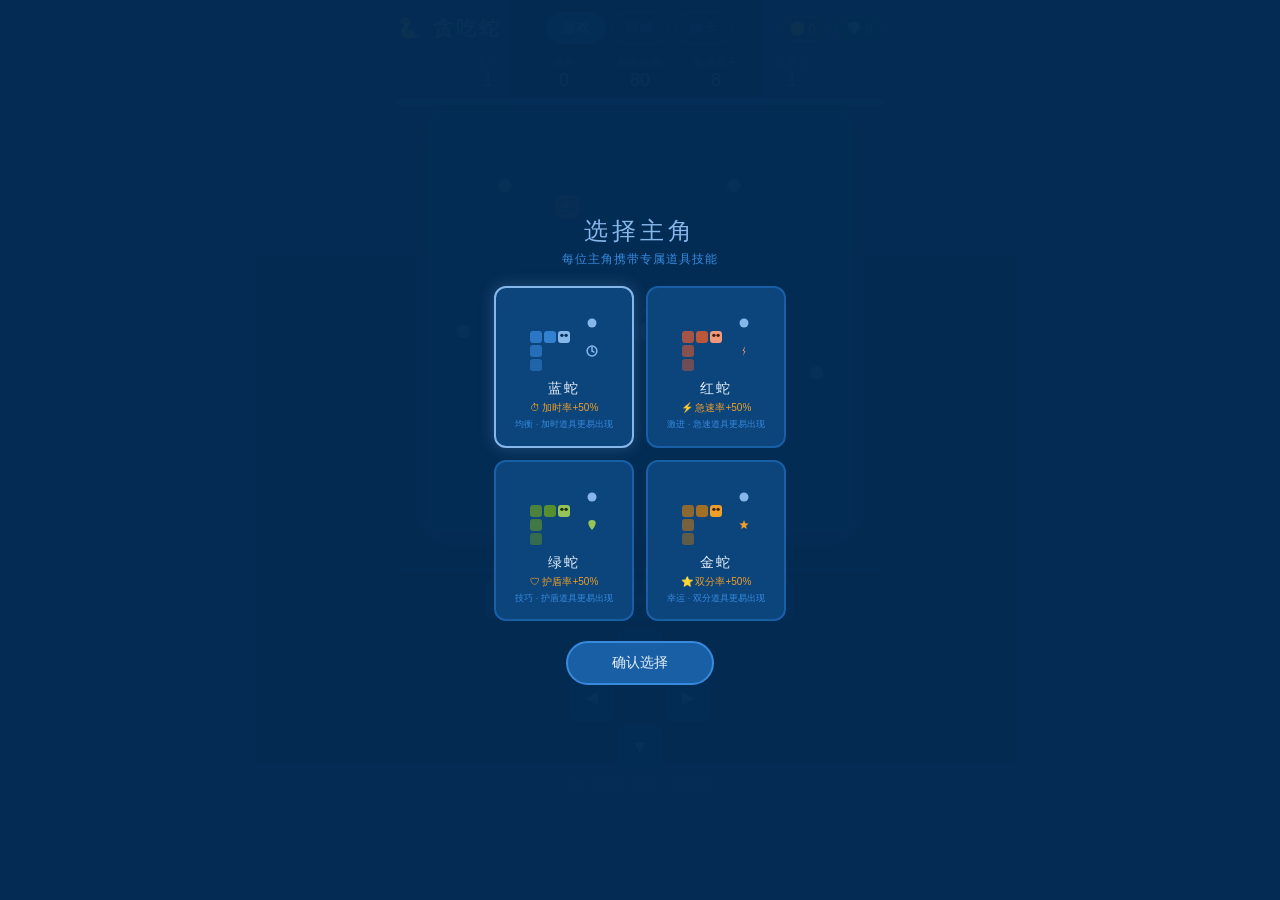
<file: index.html>
<!DOCTYPE html>
<html lang="zh-CN">
<head>
<meta charset="UTF-8">
<meta name="viewport" content="width=device-width, initial-scale=1.0">
<title>贪吃蛇 - 限时挑战</title>
<style>
* { margin:0; padding:0; box-sizing:border-box; }
body {
  background:#042C53;
  font-family:'Segoe UI','PingFang SC',sans-serif;
  min-height:100vh; color:#E6F1FB;
  display:flex; flex-direction:column; align-items:center;
}

/* ===== TOP NAV ===== */
.top-nav {
  width:100%; max-width:520px;
  display:flex; align-items:center; justify-content:space-between;
  padding:12px 16px 0;
}
.nav-title { font-size:20px; font-weight:600; color:#85B7EB; letter-spacing:3px; }
.nav-tabs { display:flex; gap:6px; }
.nav-tab {
  padding:6px 14px; border-radius:20px; font-size:13px; cursor:pointer;
  border:1.5px solid #185FA5; background:transparent; color:#378ADD;
  transition:all 0.18s; letter-spacing:1px;
}
.nav-tab.active { background:#185FA5; color:#E6F1FB; border-color:#378ADD; }
.nav-tab:hover:not(.active) { background:rgba(24,95,165,0.3); }
.nav-wallet {
  display:flex; gap:8px; align-items:center;
}
.wallet-chip {
  display:flex; align-items:center; gap:4px;
  padding:4px 10px; border-radius:16px;
  font-size:13px; font-weight:500; cursor:default;
  border:1.5px solid;
}
.wallet-chip.coin  { border-color:rgba(186,117,23,0.5); background:rgba(186,117,23,0.1); color:#EF9F27; }
.wallet-chip.gem   { border-color:rgba(123,100,255,0.5); background:rgba(123,100,255,0.1); color:#B89FFF; }

/* ===== PAGES ===== */
.page { display:none; width:100%; max-width:520px; padding:12px 16px 24px; }
.page.active { display:block; }

/* ===== GAME PAGE ===== */
.hud {
  display:flex; gap:16px; margin-bottom:8px; align-items:center;
  flex-wrap:wrap; justify-content:center;
}
.hud-box { text-align:center; min-width:60px; }
.hud-label { font-size:10px; color:#378ADD; letter-spacing:1px; text-transform:uppercase; }
.hud-value { font-size:18px; font-weight:500; color:#85B7EB; }
.hud-value.danger { color:#F09595; }
.progress-bar-wrap { width:100%; height:6px; background:#0C447C; border-radius:3px; overflow:hidden; margin-bottom:6px; }
.progress-bar { height:100%; background:#378ADD; border-radius:3px; transition:width 0.4s,background 0.4s; }
#gameCanvas {
  border:2px solid #185FA5; border-radius:8px; background:#0C447C;
  display:block; width:100%; max-width:420px;
  box-shadow:0 0 30px rgba(55,138,221,0.15);
}
.canvas-wrap { display:flex; justify-content:center; }
.powerup-strip {
  width:100%; display:flex; gap:8px; align-items:center;
  min-height:28px; margin:4px 0; flex-wrap:wrap;
}
.powerup-tag {
  display:flex; align-items:center; gap:5px;
  padding:3px 9px; border-radius:12px; font-size:11px; font-weight:500; border:1.5px solid;
}
.powerup-tag.time   { background:rgba(55,138,221,0.15); border-color:#378ADD; color:#85B7EB; }
.powerup-tag.speed  { background:rgba(216,90,48,0.15);  border-color:#F0997B; color:#F0997B; }
.powerup-tag.shield { background:rgba(99,153,34,0.15);  border-color:#97C459; color:#97C459; }
.powerup-tag.score  { background:rgba(186,117,23,0.15); border-color:#EF9F27; color:#EF9F27; }
.powerup-dot { width:7px; height:7px; border-radius:50%; flex-shrink:0; }
.powerup-tag.time   .powerup-dot { background:#378ADD; }
.powerup-tag.speed  .powerup-dot { background:#F0997B; }
.powerup-tag.shield .powerup-dot { background:#97C459; }
.powerup-tag.score  .powerup-dot { background:#EF9F27; }
.lvl-progress-wrap { width:100%; height:4px; background:#0C447C; border-radius:2px; overflow:hidden; margin-top:2px; }
.lvl-progress-bar  { height:100%; background:#EF9F27; border-radius:2px; transition:width 0.4s; }
.controls { margin-top:10px; display:flex; gap:8px; flex-wrap:wrap; justify-content:center; }
.ctrl-btn {
  padding:9px 22px; border-radius:6px; border:1.5px solid #185FA5;
  background:#0C447C; color:#85B7EB; font-size:13px; cursor:pointer;
  transition:all 0.18s; letter-spacing:1px;
}
.ctrl-btn:hover { background:#185FA5; color:#E6F1FB; }
.ctrl-btn.primary { background:#185FA5; color:#E6F1FB; border-color:#378ADD; }
.ctrl-btn.primary:hover { background:#378ADD; }
.dpad {
  display:grid; grid-template-columns:repeat(3, 44px);
  grid-template-rows:repeat(3, 44px); gap:4px; margin:10px auto 0;
  width:fit-content;
}
.dpad-btn {
  width:44px; height:44px; border-radius:6px; border:1.5px solid #185FA5;
  background:#0C447C; color:#85B7EB; font-size:18px; cursor:pointer;
  display:flex; align-items:center; justify-content:center;
  transition:all 0.15s; user-select:none;
}
.dpad-btn:active,.dpad-btn:hover { background:#185FA5; }
.dpad-btn.empty { border:none; background:transparent; cursor:default; }
.hint { font-size:11px; color:#378ADD; margin-top:8px; opacity:0.7; text-align:center; }

/* ===== SHOP PAGE ===== */
.page-title { font-size:22px; font-weight:600; color:#EF9F27; letter-spacing:3px; margin-bottom:4px; }
.page-sub   { font-size:12px; color:#85B7EB; margin-bottom:16px; letter-spacing:1px; }
.section-label {
  font-size:12px; color:#378ADD; letter-spacing:2px; margin:14px 0 8px;
  padding-bottom:4px; border-bottom:1px solid rgba(24,95,165,0.4);
}
.shop-grid { display:grid; grid-template-columns:repeat(2,1fr); gap:12px; }
.shop-card {
  background:#0C447C; border:2px solid #185FA5; border-radius:12px;
  padding:14px 12px; text-align:center; transition:all 0.18s;
}
.shop-card:hover { border-color:#EF9F27; transform:translateY(-2px); }
.shop-card.owned { border-color:#97C459; background:rgba(151,196,89,0.08); }
.shop-card-icon { font-size:28px; margin-bottom:5px; }
.shop-card-name { font-size:13px; font-weight:600; color:#E6F1FB; margin-bottom:3px; }
.shop-card-desc { font-size:10px; color:#85B7EB; margin-bottom:8px; line-height:1.5; }
.shop-card-cost { display:flex; align-items:center; justify-content:center; gap:4px; font-size:12px; font-weight:500; margin-bottom:5px; color:#EF9F27; }
.shop-card-owned-badge { font-size:10px; color:#97C459; margin-bottom:5px; }
.shop-btn {
  padding:5px 14px; border-radius:14px; border:1.5px solid #EF9F27;
  background:transparent; color:#EF9F27; font-size:11px; cursor:pointer;
  transition:all 0.18s; font-weight:500;
}
.shop-btn:hover { background:#EF9F27; color:#042C53; }
.shop-btn:disabled { opacity:0.35; cursor:not-allowed; }
.shop-btn.has-btn { border-color:#97C459; color:#97C459; }
.shop-btn.has-btn:hover { background:#97C459; color:#042C53; }
.inv-row { display:flex; gap:8px; flex-wrap:wrap; }
.inv-tag {
  display:flex; align-items:center; gap:5px;
  padding:4px 10px; border-radius:12px; font-size:12px; font-weight:500; border:1.5px solid;
}
.inv-tag.extra-life  { background:rgba(226,75,74,0.1);  border-color:#E24B4A; color:#F09595; }
.inv-tag.extra-time  { background:rgba(55,138,221,0.1); border-color:#378ADD; color:#85B7EB; }
.inv-tag.start-shield{ background:rgba(99,153,34,0.1);  border-color:#97C459; color:#97C459; }
.inv-tag.start-speed { background:rgba(216,90,48,0.1);  border-color:#F0997B; color:#F0997B; }
.inv-tag.start-score { background:rgba(186,117,23,0.1); border-color:#EF9F27; color:#EF9F27; }
.inv-tag .inv-dot { width:6px; height:6px; border-radius:50%; background:currentColor; }

/* ===== GACHA PAGE ===== */
.gacha-banner {
  background:linear-gradient(135deg,rgba(123,100,255,0.2),rgba(55,138,221,0.15));
  border:1.5px solid rgba(123,100,255,0.4);
  border-radius:14px; padding:16px; margin-bottom:16px; text-align:center;
}
.gacha-banner-title { font-size:20px; font-weight:600; color:#B89FFF; letter-spacing:3px; margin-bottom:6px; }
.gacha-banner-desc  { font-size:11px; color:#85B7EB; line-height:1.7; }
.gacha-cost-row {
  display:grid; grid-template-columns:1fr 1fr; gap:10px; margin-bottom:16px;
}
.gacha-cost-card {
  background:#0C447C; border:2px solid #185FA5; border-radius:12px;
  padding:12px 10px; text-align:center; transition:all 0.15s;
}
.gacha-cost-card:hover { border-color:#7B64FF; }
.gacha-cost-icon { font-size:22px; margin-bottom:4px; }
.gacha-cost-label { font-size:11px; color:#85B7EB; margin-bottom:6px; line-height:1.4; }
.gacha-cost-price { font-size:14px; font-weight:600; margin-bottom:8px; }
.gacha-cost-price.gem  { color:#B89FFF; }
.gacha-cost-price.coin { color:#EF9F27; }
.gacha-btn {
  padding:7px 16px; border-radius:16px; font-size:12px; font-weight:600;
  cursor:pointer; transition:all 0.18s; border:none; width:100%;
}
.gacha-btn.gem-btn  { background:linear-gradient(135deg,#7B64FF,#5B44DF); color:#fff; }
.gacha-btn.gem-btn:hover  { background:linear-gradient(135deg,#9B84FF,#7B64FF); }
.gacha-btn.coin-btn { background:linear-gradient(135deg,#EF9F27,#D4820E); color:#042C53; }
.gacha-btn.coin-btn:hover { background:linear-gradient(135deg,#FFBA47,#EF9F27); }
.gacha-btn:disabled { opacity:0.35; cursor:not-allowed; }
.gacha-btn.x10-btn  { margin-top:6px; }

.skin-collection-title { font-size:12px; color:#378ADD; letter-spacing:2px; margin:16px 0 10px; padding-bottom:4px; border-bottom:1px solid rgba(24,95,165,0.4); }
.skin-grid { display:grid; grid-template-columns:repeat(4,1fr); gap:10px; }
.skin-card {
  background:#0C447C; border:2px solid #185FA5; border-radius:10px;
  padding:8px 6px; text-align:center; transition:all 0.18s; position:relative;
}
.skin-card.unlocked { border-color:#7B64FF; background:rgba(123,100,255,0.1); }
.skin-card.equipped { border-color:#B89FFF; box-shadow:0 0 12px rgba(184,159,255,0.3); }
.skin-card canvas   { display:block; margin:0 auto 5px; width:56px; height:56px; }
.skin-card-name { font-size:10px; color:#B5D4F4; font-weight:500; }
.skin-card-rarity {
  font-size:9px; margin-bottom:4px;
  font-weight:600; letter-spacing:1px;
}
.skin-card-rarity.R  { color:#85B7EB; }
.skin-card-rarity.SR { color:#EF9F27; }
.skin-card-rarity.SSR{ color:#B89FFF; }
.skin-lock-icon { font-size:18px; opacity:0.3; margin-bottom:2px; }
.skin-equip-btn {
  margin-top:4px; padding:2px 8px; border-radius:10px; font-size:9px; font-weight:600;
  cursor:pointer; border:1px solid; transition:all 0.15s;
}
.skin-equip-btn.equip   { border-color:#7B64FF; color:#B89FFF; background:transparent; }
.skin-equip-btn.equip:hover { background:#7B64FF; color:#fff; }
.skin-equip-btn.equipped{ border-color:#B89FFF; color:#fff; background:#7B64FF; cursor:default; }
.skin-new-badge {
  position:absolute; top:-4px; right:-4px;
  background:#E24B4A; color:#fff; font-size:9px; font-weight:700;
  padding:1px 5px; border-radius:8px;
}

/* ===== GACHA RESULT MODAL ===== */
#gachaModal {
  position:fixed; inset:0; background:rgba(4,44,83,0.96);
  display:none; flex-direction:column; align-items:center; justify-content:center;
  z-index:40; padding:20px;
}
.gacha-result-box {
  background:#0C447C; border:2px solid #7B64FF;
  border-radius:20px; padding:24px 20px; text-align:center; max-width:460px; width:100%;
}
.gacha-result-title { font-size:22px; font-weight:600; color:#B89FFF; margin-bottom:16px; letter-spacing:2px; }
.gacha-result-grid  { display:flex; gap:10px; flex-wrap:wrap; justify-content:center; margin-bottom:18px; }
.gacha-result-item  {
  background:#0a3660; border:2px solid; border-radius:10px;
  padding:10px 8px; text-align:center; min-width:76px;
  animation:gachaIn 0.5s ease-out both;
}
.gacha-result-item.R   { border-color:#85B7EB; }
.gacha-result-item.SR  { border-color:#EF9F27; box-shadow:0 0 8px rgba(239,159,39,0.3); }
.gacha-result-item.SSR { border-color:#B89FFF; box-shadow:0 0 12px rgba(184,159,255,0.5); }
.gacha-result-item canvas { display:block; margin:0 auto 4px; }
.gacha-result-item .gr-name   { font-size:11px; color:#E6F1FB; font-weight:500; }
.gacha-result-item .gr-rarity { font-size:9px; font-weight:700; letter-spacing:1px; margin-top:2px; }
.gacha-result-item .gr-rarity.R   { color:#85B7EB; }
.gacha-result-item .gr-rarity.SR  { color:#EF9F27; }
.gacha-result-item .gr-rarity.SSR { color:#B89FFF; }
.gacha-result-item.dup { opacity:0.6; }
.gacha-result-dup-text { font-size:10px; color:#97C459; margin-top:2px; }
@keyframes gachaIn {
  from { opacity:0; transform:scale(0.5) rotate(-10deg); }
  to   { opacity:1; transform:scale(1) rotate(0); }
}
.gacha-close-btn {
  padding:10px 36px; border-radius:24px; border:2px solid #7B64FF;
  background:#0C447C; color:#B89FFF; font-size:14px; cursor:pointer; transition:all 0.18s;
}
.gacha-close-btn:hover { background:#7B64FF; color:#fff; }

/* ===== OVERLAYS ===== */
#overlay {
  position:fixed; inset:0; background:rgba(4,44,83,0.94);
  display:flex; flex-direction:column; align-items:center; justify-content:center; z-index:10;
}
.overlay-box {
  background:#0C447C; border:2px solid #185FA5; border-radius:16px;
  padding:32px 44px; text-align:center; max-width:360px;
}
.overlay-title { font-size:28px; font-weight:500; margin-bottom:10px; color:#85B7EB; }
.overlay-msg { font-size:13px; color:#B5D4F4; margin-bottom:18px; line-height:1.8; }
.overlay-score { font-size:16px; color:#378ADD; margin-bottom:16px; }
.win-title  { color:#5DCAA5; }
.lose-title { color:#F09595; }
.overlay-btns { display:flex; gap:10px; justify-content:center; flex-wrap:wrap; }

#charSelectOverlay {
  position:fixed; inset:0; background:rgba(4,44,83,0.97);
  display:none; flex-direction:column; align-items:center; justify-content:center;
  z-index:20; overflow-y:auto; padding:20px;
}
.char-title    { font-size:24px; font-weight:500; color:#85B7EB; letter-spacing:4px; margin-bottom:4px; }
.char-subtitle { font-size:12px; color:#378ADD; margin-bottom:18px; letter-spacing:1px; }
.char-grid     { display:grid; grid-template-columns:repeat(2,140px); gap:12px; margin-bottom:20px; }
.char-card {
  background:#0C447C; border:2px solid #185FA5; border-radius:12px;
  padding:14px 10px; cursor:pointer; transition:all 0.2s; text-align:center;
}
.char-card:hover  { border-color:#378ADD; transform:translateY(-2px); }
.char-card.selected { border-color:#85B7EB; box-shadow:0 0 16px rgba(133,183,235,0.25); }
.char-preview  { width:70px; height:70px; margin:0 auto 8px; display:block; }
.char-name     { font-size:14px; font-weight:500; color:#E6F1FB; margin-bottom:3px; letter-spacing:2px; }
.char-skill    { font-size:10px; color:#EF9F27; margin-bottom:3px; font-weight:500; }
.char-desc     { font-size:9px; color:#378ADD; line-height:1.5; }
.char-confirm-btn {
  padding:11px 44px; border-radius:22px; border:2px solid #378ADD;
  background:#185FA5; color:#E6F1FB; font-size:14px; cursor:pointer; transition:all 0.2s;
}
.char-confirm-btn:hover { background:#378ADD; }

#levelSelectOverlay {
  position:fixed; inset:0; background:rgba(4,44,83,0.97);
  display:none; flex-direction:column; align-items:center; justify-content:flex-start;
  z-index:20; overflow-y:auto; padding:20px;
}
.level-title    { font-size:22px; font-weight:500; color:#85B7EB; letter-spacing:4px; margin-bottom:3px; margin-top:10px; }
.level-subtitle { font-size:12px; color:#378ADD; margin-bottom:4px; letter-spacing:1px; }
.level-info     { font-size:12px; color:#85B7EB; margin-bottom:14px; }
.level-grid {
  display:grid; grid-template-columns:repeat(10,1fr);
  gap:7px; max-width:580px; width:100%; margin-bottom:18px;
}
.level-btn {
  aspect-ratio:1; border-radius:8px; border:2px solid #185FA5;
  background:#0C447C; color:#85B7EB; font-size:13px; font-weight:500;
  cursor:pointer; transition:all 0.18s;
  display:flex; flex-direction:column; align-items:center; justify-content:center; min-width:0;
}
.level-btn:hover:not(.locked) { border-color:#378ADD; transform:scale(1.08); background:#185FA5; }
.level-btn.selected { border-color:#85B7EB; background:#185FA5; box-shadow:0 0 8px rgba(133,183,235,0.3); }
.level-btn.locked   { opacity:0.3; cursor:not-allowed; background:#042C53; }
.level-btn .lvl-num  { font-size:12px; font-weight:600; color:#E6F1FB; line-height:1; }
.level-btn .lvl-zone { font-size:8px; color:#378ADD; line-height:1.2; margin-top:2px; }
.level-start-btn {
  padding:11px 44px; border-radius:22px; border:2px solid #378ADD;
  background:#185FA5; color:#E6F1FB; font-size:14px; cursor:pointer; transition:all 0.2s;
}
.level-start-btn:hover { background:#378ADD; }
.back-btn {
  margin-top:10px; padding:7px 18px; border-radius:18px;
  border:1.5px solid #185FA5; background:transparent;
  color:#378ADD; font-size:12px; cursor:pointer; transition:all 0.18s;
}
.back-btn:hover { background:#185FA5; color:#E6F1FB; }
.zone-label { font-size:11px; color:#378ADD; margin-bottom:5px; letter-spacing:2px; text-align:left; width:100%; max-width:580px; }
.pu-legend { display:flex; gap:12px; flex-wrap:wrap; justify-content:center; margin-bottom:14px; max-width:580px; }
.pu-item   { display:flex; align-items:center; gap:4px; font-size:11px; color:#B5D4F4; }
.pu-dot    { width:9px; height:9px; border-radius:50%; }

/* ===== FLOAT MSGS & POPS ===== */
.coin-pop {
  position:fixed; font-size:20px; font-weight:600;
  pointer-events:none; z-index:60;
  animation:popFloat 1.2s ease-out forwards;
}
.coin-pop.gem-pop { color:#B89FFF; }
.coin-pop.coin-pop-c { color:#EF9F27; }
@keyframes popFloat {
  0%  { opacity:1; transform:translateY(0) scale(1); }
  60% { opacity:1; transform:translateY(-50px) scale(1.15); }
  100%{ opacity:0; transform:translateY(-90px) scale(0.8); }
}
</style>
</head>
<body>

<!-- ===== TOP NAVIGATION ===== -->
<div class="top-nav">
  <div class="nav-title">🐍 贪吃蛇</div>
  <div class="nav-tabs">
    <button class="nav-tab active" onclick="switchPage('game')">游戏</button>
    <button class="nav-tab" onclick="switchPage('shop')">商城</button>
    <button class="nav-tab" onclick="switchPage('gacha')">抽卡</button>
  </div>
  <div class="nav-wallet">
    <div class="wallet-chip coin">🪙 <span id="navCoins">0</span></div>
    <div class="wallet-chip gem">💎 <span id="navGems">0</span></div>
  </div>
</div>

<!-- ===== GAME PAGE ===== -->
<div class="page active" id="page-game">
  <div class="hud">
    <div class="hud-box"><div class="hud-label">关卡</div><div class="hud-value" id="levelVal">1</div></div>
    <div class="hud-box"><div class="hud-label">得分</div><div class="hud-value" id="scoreVal">0</div></div>
    <div class="hud-box"><div class="hud-label">剩余时间</div><div class="hud-value" id="timeVal">60</div></div>
    <div class="hud-box"><div class="hud-label">剩余豆子</div><div class="hud-value" id="foodVal">0</div></div>
    <div class="hud-box"><div class="hud-label">最高关</div><div class="hud-value" id="bestLevelVal">1</div></div>
  </div>
  <div class="progress-bar-wrap"><div class="progress-bar" id="timeBar" style="width:100%"></div></div>
  <div class="canvas-wrap"><canvas id="gameCanvas" width="420" height="420"></canvas></div>
  <div class="powerup-strip" id="powerupStrip"></div>
  <div class="lvl-progress-wrap"><div class="lvl-progress-bar" id="lvlBar" style="width:0%"></div></div>
  <div class="controls">
    <button class="ctrl-btn primary" onclick="showCharSelect()">开始游戏</button>
    <button class="ctrl-btn" onclick="pauseGame()">暂停 / 继续</button>
    <button class="ctrl-btn" onclick="resetGame()">重置</button>
  </div>
  <div class="dpad">
    <div class="dpad-btn empty"></div>
    <div class="dpad-btn" onpointerdown="setDir(0,-1)">▲</div>
    <div class="dpad-btn empty"></div>
    <div class="dpad-btn" onpointerdown="setDir(-1,0)">◀</div>
    <div class="dpad-btn empty"></div>
    <div class="dpad-btn" onpointerdown="setDir(1,0)">▶</div>
    <div class="dpad-btn empty"></div>
    <div class="dpad-btn" onpointerdown="setDir(0,1)">▼</div>
    <div class="dpad-btn empty"></div>
  </div>
  <p class="hint">键盘方向键 / WASD · 空格暂停</p>
</div>

<!-- ===== SHOP PAGE ===== -->
<div class="page" id="page-shop">
  <div class="page-title">🎁 道具商城</div>
  <div class="page-sub">用金币兑换道具，带入下一关使用</div>
  <div class="shop-grid" id="shopGrid"></div>
  <div class="section-label">🎒 背包（下关自动生效）</div>
  <div class="inv-row" id="invGrid"></div>
</div>

<!-- ===== GACHA PAGE ===== -->
<div class="page" id="page-gacha">
  <div class="page-title">✨ 皮肤抽卡</div>
  <div class="page-sub">用钻石或金币抽取稀有皮肤</div>

  <div class="gacha-banner">
    <div class="gacha-banner-title">🌟 限定皮肤池</div>
    <div class="gacha-banner-desc">
      共 10 款皮肤 · R / SR / SSR 三档稀有度<br>
      SSR 出现概率 10% · SR 出现概率 25% · 重复皮肤自动转化为 💎 1 颗
    </div>
  </div>

  <div class="gacha-cost-row">
    <div class="gacha-cost-card">
      <div class="gacha-cost-icon">💎</div>
      <div class="gacha-cost-label">钻石抽</div>
      <div class="gacha-cost-price gem">5 💎 / 单抽</div>
      <button class="gacha-btn gem-btn" onclick="doGacha(1,'gem')" id="gachaBtnGem1">单抽</button>
      <div class="gacha-cost-price gem" style="margin-top:8px;">40 💎 / 十连</div>
      <button class="gacha-btn gem-btn x10-btn" onclick="doGacha(10,'gem')" id="gachaBtnGem10">十连抽</button>
    </div>
    <div class="gacha-cost-card">
      <div class="gacha-cost-icon">🪙</div>
      <div class="gacha-cost-label">金币抽</div>
      <div class="gacha-cost-price coin">10 🪙 / 单抽</div>
      <button class="gacha-btn coin-btn" onclick="doGacha(1,'coin')" id="gachaBtnCoin1">单抽</button>
      <div class="gacha-cost-price coin" style="margin-top:8px;">65 🪙 / 十连</div>
      <button class="gacha-btn coin-btn x10-btn" onclick="doGacha(10,'coin')" id="gachaBtnCoin10">十连抽</button>
    </div>
  </div>

  <div class="skin-collection-title">🎨 皮肤图鉴</div>
  <div class="skin-grid" id="skinGrid"></div>
</div>

<!-- ===== GACHA RESULT MODAL ===== -->
<div id="gachaModal">
  <div class="gacha-result-box">
    <div class="gacha-result-title" id="gachaResultTitle">✨ 抽卡结果</div>
    <div class="gacha-result-grid" id="gachaResultGrid"></div>
    <button class="gacha-close-btn" onclick="closeGachaModal()">收下！</button>
  </div>
</div>

<!-- ===== CHARACTER SELECT ===== -->
<div id="charSelectOverlay">
  <div class="char-title">选择主角</div>
  <div class="char-subtitle">每位主角携带专属道具技能</div>
  <div class="char-grid" id="charGrid"></div>
  <button class="char-confirm-btn" onclick="confirmCharacter()">确认选择</button>
</div>

<!-- ===== LEVEL SELECT ===== -->
<div id="levelSelectOverlay">
  <div class="level-title">选择关卡</div>
  <div class="level-subtitle" id="levelCharLabel"></div>
  <div class="level-info">共30关，通关后解锁下一关</div>
  <div class="pu-legend">
    <div class="pu-item"><div class="pu-dot" style="background:#378ADD"></div>⏱ 加时+15s</div>
    <div class="pu-item"><div class="pu-dot" style="background:#F0997B"></div>⚡ 急速8s</div>
    <div class="pu-item"><div class="pu-dot" style="background:#97C459"></div>🛡 护盾6s</div>
    <div class="pu-item"><div class="pu-dot" style="background:#EF9F27"></div>⭐ 双分8s</div>
  </div>
  <div class="zone-label">● 入门（1~10关）</div>
  <div class="level-grid" id="levelGrid1"></div>
  <div class="zone-label">● 进阶（11~20关）</div>
  <div class="level-grid" id="levelGrid2"></div>
  <div class="zone-label">● 挑战（21~30关）</div>
  <div class="level-grid" id="levelGrid3"></div>
  <button class="level-start-btn" onclick="startFromLevelSelect()">开始第 <span id="confirmLevelNum">1</span> 关</button>
  <button class="back-btn" onclick="goBackToChar()">重新选角色</button>
</div>

<!-- ===== RESULT OVERLAY ===== -->
<div id="overlay">
  <div class="overlay-box">
    <div class="overlay-title" id="ovTitle">贪吃蛇</div>
    <div class="overlay-msg" id="ovMsg">
      共 <b>30</b> 关，难度递增<br>
      每关可得 🪙 金币 + 💎 钻石奖励
    </div>
    <div class="overlay-score" id="ovScore"></div>
    <div class="overlay-btns">
      <button class="ctrl-btn primary" onclick="showCharSelect()">开始游戏</button>
    </div>
  </div>
</div>

<script>
// ========== LEVEL CONFIG ==========
function getLevelCfg(lvl) {
  const t = (lvl - 1) / 29;
  return {
    speed:     Math.round(200 - t * 125),
    time:      Math.round(80  - t * 45),
    food:      Math.round(8   + t * 22),
    obstacles: Math.round(t * 12),
    zone: lvl <= 10 ? '入门' : lvl <= 20 ? '进阶' : '挑战'
  };
}

// ========== CHARACTERS ==========
const CHARACTERS = [
  { id:'blue',  name:'蓝蛇', skill:'⏱ 加时率+50%', headColor:'#85B7EB', bodyColor:'rgba(55,138,221,',  eyeColor:'#042C53', desc:'均衡 · 加时道具更易出现', speed:1.0  },
  { id:'red',   name:'红蛇', skill:'⚡ 急速率+50%', headColor:'#F0997B', bodyColor:'rgba(216,90,48,',   eyeColor:'#4A1B0C', desc:'激进 · 急速道具更易出现', speed:0.95 },
  { id:'green', name:'绿蛇', skill:'🛡 护盾率+50%', headColor:'#97C459', bodyColor:'rgba(99,153,34,',   eyeColor:'#173404', desc:'技巧 · 护盾道具更易出现', speed:1.05 },
  { id:'gold',  name:'金蛇', skill:'⭐ 双分率+50%', headColor:'#EF9F27', bodyColor:'rgba(186,117,23,', eyeColor:'#412402', desc:'幸运 · 双分道具更易出现', speed:1.0  }
];

// ========== SKINS ==========
// rarity: R / SR / SSR
const SKINS = [
  { id:'default',  name:'经典蓝',  rarity:'R',   headColor:'#85B7EB', bodyColor:'rgba(55,138,221,',  eyeColor:'#042C53', alwaysOwned:true },
  { id:'crimson',  name:'赤焰',    rarity:'R',   headColor:'#F0997B', bodyColor:'rgba(216,90,48,',   eyeColor:'#4A1B0C', alwaysOwned:false },
  { id:'forest',   name:'森林',    rarity:'R',   headColor:'#97C459', bodyColor:'rgba(99,153,34,',   eyeColor:'#173404', alwaysOwned:false },
  { id:'sand',     name:'沙漠',    rarity:'R',   headColor:'#CEAE73', bodyColor:'rgba(160,120,50,',  eyeColor:'#3A2810', alwaysOwned:false },
  { id:'violet',   name:'紫晶',    rarity:'SR',  headColor:'#C49FFF', bodyColor:'rgba(130,80,230,',  eyeColor:'#200840', alwaysOwned:false },
  { id:'rose',     name:'玫瑰',    rarity:'SR',  headColor:'#FF9FC0', bodyColor:'rgba(210,60,120,',  eyeColor:'#500020', alwaysOwned:false },
  { id:'ocean',    name:'深海',    rarity:'SR',  headColor:'#5DCAA5', bodyColor:'rgba(30,140,120,',  eyeColor:'#002820', alwaysOwned:false },
  { id:'inferno',  name:'炼狱',    rarity:'SSR', headColor:'#FF7C3A', bodyColor:'rgba(200,50,10,',   eyeColor:'#300500', alwaysOwned:false },
  { id:'galaxy',   name:'星河',    rarity:'SSR', headColor:'#B89FFF', bodyColor:'rgba(100,60,220,',  eyeColor:'#10002A', alwaysOwned:false },
  { id:'aurora',   name:'极光',    rarity:'SSR', headColor:'#7FFFD4', bodyColor:'rgba(30,180,160,',  eyeColor:'#001A15', alwaysOwned:false },
];

// Gacha rarity weights
function getRarityByWeight() {
  const r = Math.random();
  if (r < 0.10) return 'SSR';
  if (r < 0.35) return 'SR';
  return 'R';
}
function pickSkinByRarity(rarity) {
  const pool = SKINS.filter(s => s.rarity === rarity && !s.alwaysOwned);
  if (!pool.length) return SKINS.find(s => s.rarity === rarity) || SKINS[0];
  return pool[Math.floor(Math.random() * pool.length)];
}

// ========== POWERUP DEFS ==========
const POWERUP_DEFS = {
  time:   { label:'⏱ 加时',  color:'#378ADD', fill:'rgba(55,138,221,0.25)',  duration:0, desc:'+15秒' },
  speed:  { label:'⚡ 急速',  color:'#F0997B', fill:'rgba(216,90,48,0.25)',  duration:8, desc:'急速8s' },
  shield: { label:'🛡 护盾',  color:'#97C459', fill:'rgba(99,153,34,0.25)',  duration:6, desc:'护盾6s' },
  score:  { label:'⭐ 双分',  color:'#EF9F27', fill:'rgba(186,117,23,0.25)', duration:8, desc:'双分8s' }
};
const PU_TYPES = ['time','speed','shield','score'];

// ========== SHOP ITEMS ==========
const SHOP_ITEMS = [
  { id:'extra-life',   name:'❤️ 额外生命',  icon:'❤️', desc:'本关获得1次免死机会',  cost:10 },
  { id:'extra-time',   name:'⏱ 开局时间',  icon:'⏱', desc:'开局额外+15秒时间',    cost:8  },
  { id:'start-shield', name:'🛡 开局护盾',  icon:'🛡', desc:'开局自带3秒护盾效果',  cost:12 },
  { id:'start-speed',  name:'⚡ 开局急速',  icon:'⚡', desc:'开局自带5秒急速模式',  cost:10 },
  { id:'start-score',  name:'⭐ 开局双分',  icon:'⭐', desc:'开局自带8秒双倍得分',  cost:12 },
];

// ========== PERSISTENCE ==========
let coins     = parseInt(localStorage.getItem('snake_coins')   || '0');
let gems      = parseInt(localStorage.getItem('snake_gems')    || '0');
let inventory = JSON.parse(localStorage.getItem('snake_inventory') || '{}');
let ownedSkins= JSON.parse(localStorage.getItem('snake_skins') || '["default"]');
let equippedSkin = localStorage.getItem('snake_equipped') || 'default';
let newSkins  = JSON.parse(localStorage.getItem('snake_new_skins') || '[]');

function saveAll() {
  localStorage.setItem('snake_coins', coins);
  localStorage.setItem('snake_gems',  gems);
  localStorage.setItem('snake_inventory', JSON.stringify(inventory));
  localStorage.setItem('snake_skins', JSON.stringify(ownedSkins));
  localStorage.setItem('snake_equipped', equippedSkin);
  localStorage.setItem('snake_new_skins', JSON.stringify(newSkins));
}

// ========== WALLET HUD ==========
function updateWallet() {
  document.getElementById('navCoins').textContent = coins;
  document.getElementById('navGems').textContent  = gems;
}

// ========== PAGE SWITCHING ==========
let _pausedByNav = false; // 记录是否由导航触发的自动暂停

function switchPage(name) {
  document.querySelectorAll('.page').forEach(p => p.classList.remove('active'));
  document.querySelectorAll('.nav-tab').forEach(t => t.classList.remove('active'));
  document.getElementById('page-' + name).classList.add('active');
  const tabs = document.querySelectorAll('.nav-tab');
  const idx = ['game','shop','gacha'].indexOf(name);
  if (idx >= 0) tabs[idx].classList.add('active');

  if (name === 'shop' || name === 'gacha') {
    // 离开游戏页 → 若游戏正在运行且未暂停，则自动暂停
    if (gameRunning && !gamePaused) {
      gamePaused = true;
      _pausedByNav = true;
    }
    if (name === 'shop')  renderShop();
    if (name === 'gacha') { renderSkinGrid(); updateGachaBtns(); }
  } else if (name === 'game') {
    // 回到游戏页 → 若是由导航自动暂停的，则自动恢复
    if (_pausedByNav && gameRunning && gamePaused) {
      gamePaused = false;
    }
    _pausedByNav = false;
  }
}

// ========== SHOP ==========
function renderShop() {
  const grid = document.getElementById('shopGrid');
  grid.innerHTML = '';
  SHOP_ITEMS.forEach(item => {
    const owned = inventory[item.id] || 0;
    const canAfford = coins >= item.cost;
    const card = document.createElement('div');
    card.className = 'shop-card' + (owned > 0 ? ' owned' : '');
    card.innerHTML = `
      <div class="shop-card-icon">${item.icon}</div>
      <div class="shop-card-name">${item.name}</div>
      <div class="shop-card-desc">${item.desc}</div>
      <div class="shop-card-cost">🪙 ${item.cost}</div>
      ${owned > 0 ? `<div class="shop-card-owned-badge">已拥有 ×${owned}</div>` : ''}
      <button class="shop-btn${owned > 0 ? ' has-btn' : ''}"
        ${!canAfford && owned === 0 ? 'disabled' : ''}
        onclick="buyItem('${item.id}')">
        ${owned > 0 ? '再买1个' : '购买'}
      </button>`;
    grid.appendChild(card);
  });

  const invGrid = document.getElementById('invGrid');
  invGrid.innerHTML = '';
  const hasAny = SHOP_ITEMS.some(i => (inventory[i.id] || 0) > 0);
  if (!hasAny) {
    invGrid.innerHTML = '<div style="font-size:12px;color:#378ADD;opacity:0.7;padding:4px 0">背包空空，去买一个吧！</div>';
    return;
  }
  SHOP_ITEMS.forEach(item => {
    const cnt = inventory[item.id] || 0;
    if (!cnt) return;
    const tag = document.createElement('div');
    tag.className = 'inv-tag ' + item.id;
    tag.innerHTML = `<div class="inv-dot"></div>${item.icon} ×${cnt}`;
    invGrid.appendChild(tag);
  });
}

function buyItem(itemId) {
  const item = SHOP_ITEMS.find(i => i.id === itemId);
  if (!item || coins < item.cost) return;
  coins -= item.cost;
  inventory[itemId] = (inventory[itemId] || 0) + 1;
  saveAll(); updateWallet(); renderShop();
}

// ========== GACHA ==========
function updateGachaBtns() {
  document.getElementById('gachaBtnGem1').disabled  = gems < 5;
  document.getElementById('gachaBtnGem10').disabled = gems < 40;
  document.getElementById('gachaBtnCoin1').disabled  = coins < 10;
  document.getElementById('gachaBtnCoin10').disabled = coins < 65;
}

function doGacha(count, currency) {
  const cost1  = currency === 'gem' ? 5  : 10;
  const cost10 = currency === 'gem' ? 40 : 65;
  const totalCost = count === 1 ? cost1 : cost10;
  if (currency === 'gem'  && gems  < totalCost) return;
  if (currency === 'coin' && coins < totalCost) return;

  if (currency === 'gem')  gems  -= totalCost;
  else                     coins -= totalCost;

  const results = [];
  for (let i = 0; i < count; i++) {
    const rarity = getRarityByWeight();
    const skin   = pickSkinByRarity(rarity);
    const isDup  = ownedSkins.includes(skin.id);
    if (!isDup) {
      ownedSkins.push(skin.id);
      newSkins.push(skin.id);
    } else {
      // Duplicate → refund 1 gem
      gems += 1;
    }
    results.push({ skin, isDup });
  }

  saveAll(); updateWallet(); updateGachaBtns(); renderSkinGrid();
  showGachaResult(results);
}

function showGachaResult(results) {
  document.getElementById('gachaResultTitle').textContent =
    results.length === 1 ? '✨ 抽卡结果' : '✨ 十连结果';
  const grid = document.getElementById('gachaResultGrid');
  grid.innerHTML = '';
  results.forEach((r, idx) => {
    const item = document.createElement('div');
    item.className = `gacha-result-item ${r.skin.rarity}${r.isDup ? ' dup' : ''}`;
    item.style.animationDelay = (idx * 0.08) + 's';
    const c = makeSkinCanvas(r.skin, 56, 56);
    item.appendChild(c);
    item.innerHTML += `
      <div class="gr-name">${r.skin.name}</div>
      <div class="gr-rarity ${r.skin.rarity}">${r.skin.rarity}</div>
      ${r.isDup ? '<div class="gacha-result-dup-text">重复 → +1💎</div>' : ''}`;
    grid.appendChild(item);
  });
  document.getElementById('gachaModal').style.display = 'flex';
}

function closeGachaModal() {
  document.getElementById('gachaModal').style.display = 'none';
}

function renderSkinGrid() {
  const grid = document.getElementById('skinGrid');
  grid.innerHTML = '';
  SKINS.forEach(skin => {
    const owned    = ownedSkins.includes(skin.id);
    const equipped = equippedSkin === skin.id;
    const isNew    = newSkins.includes(skin.id);
    const card = document.createElement('div');
    card.className = 'skin-card' + (owned ? ' unlocked' : '') + (equipped ? ' equipped' : '');
    const c = makeSkinCanvas(skin, 56, 56);
    if (!owned) c.style.filter = 'grayscale(1) brightness(0.4)';
    const rarityColors = { R:'#85B7EB', SR:'#EF9F27', SSR:'#B89FFF' };
    card.innerHTML = `
      <div class="skin-card-rarity ${skin.rarity}" style="color:${rarityColors[skin.rarity]}">${skin.rarity}</div>`;
    card.insertBefore(c, card.firstChild);
    card.innerHTML += `<div class="skin-card-name">${skin.name}</div>`;
    if (owned) {
      const btn = document.createElement('button');
      btn.className = 'skin-equip-btn ' + (equipped ? 'equipped' : 'equip');
      btn.textContent = equipped ? '已装备' : '装备';
      if (!equipped) btn.onclick = () => equipSkin(skin.id);
      card.appendChild(btn);
    } else {
      const lock = document.createElement('div');
      lock.className = 'skin-lock-icon';
      lock.textContent = '🔒';
      card.appendChild(lock);
    }
    if (isNew && owned) {
      const badge = document.createElement('div');
      badge.className = 'skin-new-badge';
      badge.textContent = 'NEW';
      card.appendChild(badge);
    }
    grid.appendChild(card);
  });
  // Clear new badges after viewing
  if (newSkins.length) {
    newSkins = [];
    saveAll();
  }
}

function equipSkin(skinId) {
  equippedSkin = skinId;
  saveAll();
  // Update active char colors from skin
  const skin = SKINS.find(s => s.id === skinId);
  if (skin) {
    activeSkin = skin;
  }
  renderSkinGrid();
}

// Make a mini canvas for a skin
function makeSkinCanvas(skin, w, h) {
  const c = document.createElement('canvas');
  c.width = w; c.height = h;
  const cx = c.getContext('2d');
  const cell = Math.floor(w / 5);
  const segs = [{x:2,y:1},{x:1,y:1},{x:0,y:1},{x:0,y:2},{x:0,y:3}];
  segs.forEach((seg, i) => {
    const isHead = i === 0;
    cx.fillStyle = isHead ? skin.headColor : skin.bodyColor + Math.max(0.35, 1-i/segs.length*0.65) + ')';
    cx.beginPath();
    roundRectPath(cx, seg.x*cell+1, seg.y*cell+1, cell-2, cell-2, 3);
    cx.fill();
    if (isHead) {
      cx.fillStyle = skin.eyeColor;
      cx.beginPath(); cx.arc(seg.x*cell+cell*0.35, seg.y*cell+cell*0.38, cell*0.12, 0, Math.PI*2); cx.fill();
      cx.beginPath(); cx.arc(seg.x*cell+cell*0.65, seg.y*cell+cell*0.38, cell*0.12, 0, Math.PI*2); cx.fill();
    }
  });
  return c;
}

// ========== ACTIVE SKIN ==========
let activeSkin = SKINS.find(s => s.id === equippedSkin) || SKINS[0];

// ========== GAME STATE ==========
const TOTAL_LEVELS = 30;
const canvas = document.getElementById('gameCanvas');
const ctx    = canvas.getContext('2d');
const COLS = 20, ROWS = 20;

let selectedCharId = 'blue';
let selectedChar   = CHARACTERS[0];
let selectedLevel  = 1;
let currentLevel   = 1;

let snake, dir, nextDir, foods, obstacles;
let score, timeLeft, totalFood, gameRunning, gamePaused;
let gameLoop, timerLoop, effectTimer;
let bestLevel = 1;

let powerups     = [];
let activeEffects= {};
let puSpawnTimer = 0;
let extraLifeThisGame = false;

// ========== REWARD ==========
function awardWin(level) {
  // Coins
  const base = 10;
  const tierBonus = Math.floor(level / 5) * 5;
  const highBonus = level >= 20 ? 10 : level >= 10 ? 5 : 0;
  const earnedCoins = base + tierBonus + highBonus;
  coins += earnedCoins;

  // Diamonds: 1~2 per game
  const earnedGems = 1 + (Math.random() < 0.5 ? 1 : 0);
  gems += earnedGems;

  saveAll(); updateWallet();
  showPop(`+${earnedCoins}🪙`, false);
  setTimeout(() => showPop(`+${earnedGems}💎`, true), 600);
  return { earnedCoins, earnedGems };
}

function showPop(text, isGem) {
  const el = document.createElement('div');
  el.className = 'coin-pop ' + (isGem ? 'gem-pop' : 'coin-pop-c');
  el.textContent = text;
  const rect = canvas.getBoundingClientRect();
  el.style.left = (rect.left + rect.width / 2 - 25) + 'px';
  el.style.top  = (rect.top  + rect.height / 2 + (isGem ? -20 : 0)) + 'px';
  document.body.appendChild(el);
  setTimeout(() => el.remove(), 1300);
}

// ========== CHAR & LEVEL SELECT ==========
function renderLevelGrid() {
  ['levelGrid1','levelGrid2','levelGrid3'].forEach(id => document.getElementById(id).innerHTML = '');
  for (let lvl = 1; lvl <= TOTAL_LEVELS; lvl++) {
    const gridId = lvl <= 10 ? 'levelGrid1' : lvl <= 20 ? 'levelGrid2' : 'levelGrid3';
    const cfg  = getLevelCfg(lvl);
    const locked = lvl > bestLevel;
    const btn = document.createElement('button');
    btn.className = 'level-btn' + (locked ? ' locked' : '') + (lvl === selectedLevel ? ' selected' : '');
    btn.innerHTML = `<span class="lvl-num">${lvl}</span><span class="lvl-zone">${cfg.zone}</span>`;
    if (!locked) { btn.title = `${cfg.time}s · 豆${cfg.food}`; btn.onclick = () => selectLevel(lvl); }
    document.getElementById(gridId).appendChild(btn);
  }
}
function selectLevel(lvl) {
  selectedLevel = lvl;
  document.getElementById('confirmLevelNum').textContent = lvl;
  renderLevelGrid();
}
function showLevelSelect() {
  document.getElementById('charSelectOverlay').style.display = 'none';
  document.getElementById('levelSelectOverlay').style.display = 'flex';
  document.getElementById('levelCharLabel').textContent = '已选：' + selectedChar.name + ' · ' + selectedChar.skill;
  renderLevelGrid(); selectLevel(selectedLevel);
}
function renderCharGrid() {
  const grid = document.getElementById('charGrid');
  grid.innerHTML = '';
  CHARACTERS.forEach(ch => {
    const card = document.createElement('div');
    card.className = 'char-card' + (ch.id === selectedCharId ? ' selected' : '');
    card.onclick = () => selectChar(ch.id);
    const preview = drawCharPreview(ch);
    card.innerHTML = `<div class="char-name">${ch.name}</div><div class="char-skill">${ch.skill}</div><div class="char-desc">${ch.desc}</div>`;
    card.insertBefore(preview, card.firstChild);
    grid.appendChild(card);
  });
}
function drawCharPreview(ch) {
  const c = document.createElement('canvas');
  c.width = 70; c.height = 70; c.className = 'char-preview';
  const cx = c.getContext('2d');
  const cell = 14;
  const segs = [{x:2,y:2},{x:1,y:2},{x:0,y:2},{x:0,y:3},{x:0,y:4}];
  segs.forEach((seg, i) => {
    const isHead = i === 0;
    cx.fillStyle = isHead ? ch.headColor : ch.bodyColor + Math.max(0.35, 1-i/segs.length*0.65) + ')';
    cx.beginPath(); roundRectPath(cx, seg.x*cell+1, seg.y*cell+1, cell-2, cell-2, 3); cx.fill();
    if (isHead) {
      cx.fillStyle = ch.eyeColor;
      cx.beginPath(); cx.arc(seg.x*cell+cell*0.35, seg.y*cell+cell*0.38, cell*0.12, 0, Math.PI*2); cx.fill();
      cx.beginPath(); cx.arc(seg.x*cell+cell*0.65, seg.y*cell+cell*0.38, cell*0.12, 0, Math.PI*2); cx.fill();
    }
  });
  cx.beginPath(); cx.arc(4*cell+cell/2, 1*cell+cell/2, cell*0.32, 0, Math.PI*2);
  cx.fillStyle = '#85B7EB'; cx.fill();
  drawPowerupShape(cx, 4*cell+cell/2, 3*cell+cell/2, cell*0.35, getPuTypeForChar(ch.id), 1);
  return c;
}
function getPuTypeForChar(charId) {
  return { blue:'time', red:'speed', green:'shield', gold:'score' }[charId] || 'time';
}
function selectChar(id) {
  selectedCharId = id;
  selectedChar   = CHARACTERS.find(c => c.id === id);
  renderCharGrid();
}
function confirmCharacter() { showLevelSelect(); }
function goBackToChar() {
  document.getElementById('levelSelectOverlay').style.display = 'none';
  document.getElementById('charSelectOverlay').style.display = 'flex';
}
function showCharSelect() {
  renderCharGrid(); updateWallet();
  document.getElementById('overlay').style.display = 'none';
  document.getElementById('levelSelectOverlay').style.display = 'none';
  document.getElementById('charSelectOverlay').style.display = 'flex';
}
function startFromLevelSelect() {
  document.getElementById('levelSelectOverlay').style.display = 'none';
  document.getElementById('overlay').style.display = 'none';
  startGame();
}

// ========== GAME LOGIC ==========
function rnd(max) { return Math.floor(Math.random() * max); }

function initGame() {
  const cfg = getLevelCfg(currentLevel);
  snake = [{x:10,y:10},{x:9,y:10},{x:8,y:10}];
  dir = {x:1,y:0}; nextDir = {x:1,y:0};
  score = 0; timeLeft = cfg.time;
  totalFood = cfg.food;
  obstacles = []; foods = []; powerups = [];
  activeEffects = { speed:0, shield:0, score:0 };
  puSpawnTimer = 0; extraLifeThisGame = false;

  // Apply inventory
  if (inventory['extra-life'])   { extraLifeThisGame = true; inventory['extra-life']--;   saveAll(); }
  if (inventory['extra-time'])   { timeLeft = Math.min(timeLeft + 15, cfg.time + 30); inventory['extra-time']--;  saveAll(); }
  if (inventory['start-shield']) { activeEffects.shield = 3; inventory['start-shield']--; saveAll(); }
  if (inventory['start-speed'])  { activeEffects.speed  = 5; inventory['start-speed']--;  saveAll(); }
  if (inventory['start-score'])  { activeEffects.score  = 8; inventory['start-score']--;  saveAll(); }

  // Sync equipped skin
  activeSkin = SKINS.find(s => s.id === equippedSkin) || SKINS[0];

  for (let i = 0; i < cfg.obstacles; i++) {
    let pos; do { pos = {x:rnd(COLS),y:rnd(ROWS)}; } while (isTaken(pos.x,pos.y,true));
    obstacles.push(pos);
  }
  for (let i = 0; i < cfg.food; i++) spawnFood();
  spawnPowerup(true);
  updateHUD(); updatePowerupStrip();
}

function isOnEdge(x, y) { return x===0 || x===COLS-1 || y===0 || y===ROWS-1; }
function isTaken(x, y, forObs = false) {
  if (snake.some(s => s.x===x && s.y===y)) return true;
  if (!forObs && obstacles.some(o => o.x===x && o.y===y)) return true;
  if (foods.some(f => f.x===x && f.y===y)) return true;
  if (powerups.some(p => p.x===x && p.y===y)) return true;
  return false;
}
function spawnFood() {
  if (foods.length >= totalFood) return;
  let pos, t = 0;
  do { pos = {x:rnd(COLS),y:rnd(ROWS)}; t++; }
  while ((isTaken(pos.x,pos.y) || isOnEdge(pos.x,pos.y)) && t < 300);
  if (t < 300) foods.push(pos);
}
function spawnPowerup(force = false) {
  if (!force && powerups.length > 0) return;
  if (powerups.length >= 2) return;
  let pool = [...PU_TYPES, getPuTypeForChar(selectedCharId)];
  const type = pool[rnd(pool.length)];
  let pos, t = 0;
  do { pos = {x:rnd(COLS),y:rnd(ROWS)}; t++; }
  while ((isTaken(pos.x,pos.y) || isOnEdge(pos.x,pos.y)) && t < 300);
  if (t < 300) powerups.push({ x:pos.x, y:pos.y, type, ttl:200 });
}

function startGame() {
  currentLevel = selectedLevel;
  clearInterval(gameLoop); clearInterval(timerLoop); clearInterval(effectTimer);
  gameRunning = true; gamePaused = false;
  initGame(); draw();
  const cfg = getLevelCfg(currentLevel);
  const baseSpeed = Math.round(cfg.speed * selectedChar.speed);

  gameLoop = setInterval(() => {
    if (!gameRunning || gamePaused) return;
    step();
    puSpawnTimer++;
    if (puSpawnTimer >= Math.max(40, 80 - currentLevel * 2)) { puSpawnTimer = 0; spawnPowerup(); }
    powerups = powerups.filter(p => { p.ttl--; return p.ttl > 0; });
  }, baseSpeed);

  timerLoop = setInterval(() => {
    if (!gamePaused && gameRunning) { timeLeft--; updateHUD(); if (timeLeft <= 0) gameOver(false,'timeout'); }
  }, 1000);

  effectTimer = setInterval(() => {
    if (!gamePaused && gameRunning) {
      ['speed','shield','score'].forEach(t => { if (activeEffects[t] > 0) activeEffects[t]--; });
      updatePowerupStrip();
    }
  }, 1000);
}

function pauseGame() { if (!gameRunning) return; gamePaused = !gamePaused; }
function resetGame() {
  clearInterval(gameLoop); clearInterval(timerLoop); clearInterval(effectTimer);
  gameRunning = false; gamePaused = false;
  initGame(); draw(); updateWallet(); showCharSelect();
}
function setDir(dx, dy) {
  if (!gameRunning || gamePaused) return;
  if (dx !== 0 && dir.x !== 0) return;
  if (dy !== 0 && dir.y !== 0) return;
  nextDir = {x:dx,y:dy};
}

function step() {
  dir = nextDir;
  const head = { x: snake[0].x + dir.x, y: snake[0].y + dir.y };

  if (head.x < 0 || head.x >= COLS || head.y < 0 || head.y >= ROWS) {
    if (activeEffects.shield > 0) { head.x = (head.x+COLS)%COLS; head.y = (head.y+ROWS)%ROWS; }
    else if (extraLifeThisGame)   { extraLifeThisGame = false; nextDir = {x:-dir.x,y:-dir.y}; return; }
    else return gameOver(false,'wall');
  }
  if (snake.some(s => s.x===head.x && s.y===head.y)) {
    if (activeEffects.shield > 0) {}
    else if (extraLifeThisGame) { extraLifeThisGame = false; nextDir = {x:-dir.x,y:-dir.y}; return; }
    else return gameOver(false,'self');
  }
  if (obstacles.some(o => o.x===head.x && o.y===head.y)) {
    if (activeEffects.shield > 0) {}
    else if (extraLifeThisGame) { extraLifeThisGame = false; nextDir = {x:-dir.x,y:-dir.y}; return; }
    else return gameOver(false,'obstacle');
  }

  snake.unshift(head);
  const fi = foods.findIndex(f => f.x===head.x && f.y===head.y);
  if (fi !== -1) {
    foods.splice(fi, 1);
    let pts = selectedChar.id === 'gold' ? 15 : 10;
    if (activeEffects.score > 0) pts *= 2;
    score += pts;
    if (foods.length === 0) return gameOver(true);
  } else { snake.pop(); }

  const pi = powerups.findIndex(p => p.x===head.x && p.y===head.y);
  if (pi !== -1) applyPowerup(powerups.splice(pi,1)[0].type);

  updateHUD(); draw();
}

function applyPowerup(type) {
  const def = POWERUP_DEFS[type];
  if (type === 'time') {
    const cfg = getLevelCfg(currentLevel);
    timeLeft = Math.min(timeLeft + 15, cfg.time + 30);
    showFloatMsg('+15秒!', def.color);
  } else if (type === 'speed') {
    activeEffects.speed = def.duration;
    const cfg = getLevelCfg(currentLevel);
    const boosted = Math.round(cfg.speed * selectedChar.speed * 0.55);
    const normal  = Math.round(cfg.speed * selectedChar.speed);
    clearInterval(gameLoop);
    gameLoop = setInterval(() => {
      if (!gameRunning || gamePaused) return;
      step();
      puSpawnTimer++;
      if (puSpawnTimer >= Math.max(40, 80 - currentLevel * 2)) { puSpawnTimer = 0; spawnPowerup(); }
      powerups = powerups.filter(p => { p.ttl--; return p.ttl > 0; });
    }, boosted);
    setTimeout(() => {
      if (!gameRunning) return;
      clearInterval(gameLoop);
      gameLoop = setInterval(() => {
        if (!gameRunning || gamePaused) return;
        step();
        puSpawnTimer++;
        if (puSpawnTimer >= Math.max(40, 80 - currentLevel * 2)) { puSpawnTimer = 0; spawnPowerup(); }
        powerups = powerups.filter(p => { p.ttl--; return p.ttl > 0; });
      }, normal);
    }, def.duration * 1000);
    showFloatMsg('急速!', def.color);
  } else if (type === 'shield') {
    activeEffects.shield = def.duration; showFloatMsg('护盾!', def.color);
  } else if (type === 'score') {
    activeEffects.score = def.duration; showFloatMsg('双倍得分!', def.color);
  }
  updatePowerupStrip();
}

function showFloatMsg(msg, color) {
  const el = document.createElement('div');
  el.textContent = msg;
  el.style.cssText = `position:fixed;top:50%;left:50%;transform:translate(-50%,-50%);
    font-size:22px;font-weight:500;color:${color};
    background:rgba(4,44,83,0.85);padding:7px 18px;border-radius:10px;
    pointer-events:none;z-index:50;transition:all 0.8s;`;
  document.body.appendChild(el);
  setTimeout(() => { el.style.opacity='0'; el.style.top='40%'; }, 100);
  setTimeout(() => el.remove(), 900);
}

function gameOver(win, reason) {
  clearInterval(gameLoop); clearInterval(timerLoop); clearInterval(effectTimer);
  gameRunning = false;
  const cfg = getLevelCfg(currentLevel);
  setTimeout(() => {
    if (win) {
      const { earnedCoins, earnedGems } = awardWin(currentLevel);
      if (currentLevel > bestLevel) { bestLevel = currentLevel; updateHUD(); }
      const isLast = currentLevel === TOTAL_LEVELS;
      const title  = isLast ? '🏆 全部通关！' : '🎉 过关！';
      const msg    = isLast
        ? `恭喜完成全部 <b>30</b> 关！总得分：<b>${score}</b>`
        : `第 <b>${currentLevel}</b> 关完成！用时 <b>${cfg.time - timeLeft}</b> 秒<br>得分：<b>${score}</b><br>+${earnedCoins}🪙 +${earnedGems}💎`;
      showWinResult(title, msg, isLast);
    } else {
      const reasons = { timeout:'时间耗尽', wall:'撞墙', self:'咬到自己', obstacle:'撞障碍' };
      showLoseResult('💥 ' + (reasons[reason] || '失败') + '！',
        `第 <b>${currentLevel}</b> 关失败 · 剩余 <b>${foods.length}</b> 豆子<br>得分：<b>${score}</b>`);
    }
  }, 300);
}

function showWinResult(title, msg, isLast) {
  const ov = document.getElementById('overlay'); ov.style.display = 'flex';
  document.getElementById('ovTitle').textContent = title;
  document.getElementById('ovTitle').className = 'overlay-title win-title';
  document.getElementById('ovMsg').innerHTML = msg;
  document.getElementById('ovScore').innerHTML = `最高关卡：第 ${bestLevel} 关`;
  document.querySelector('.overlay-btns').innerHTML = isLast
    ? `<button class="ctrl-btn primary" onclick="restartFromLevel1()">重玩第1关</button>
       <button class="ctrl-btn" onclick="showCharSelect()">换角色</button>`
    : `<button class="ctrl-btn primary" onclick="nextLevel()">下一关（第${currentLevel+1}关）</button>
       <button class="ctrl-btn" onclick="showCharSelect()">重新开始</button>`;
}
function showLoseResult(title, msg) {
  const ov = document.getElementById('overlay'); ov.style.display = 'flex';
  document.getElementById('ovTitle').textContent = title;
  document.getElementById('ovTitle').className = 'overlay-title lose-title';
  document.getElementById('ovMsg').innerHTML = msg;
  document.getElementById('ovScore').innerHTML = `最高关卡：第 ${bestLevel} 关`;
  document.querySelector('.overlay-btns').innerHTML = `
    <button class="ctrl-btn primary" onclick="startGame()">重试第${currentLevel}关</button>
    <button class="ctrl-btn" onclick="showCharSelect()">换关卡</button>`;
}
function nextLevel()         { selectedLevel = Math.min(currentLevel+1, TOTAL_LEVELS); startGame(); }
function restartFromLevel1() { selectedLevel = 1; startGame(); }

// ========== HUD ==========
function updateHUD() {
  const cfg = getLevelCfg(currentLevel);
  document.getElementById('levelVal').textContent = currentLevel;
  document.getElementById('scoreVal').textContent = score || 0;
  const tv = document.getElementById('timeVal');
  tv.textContent = timeLeft !== undefined ? timeLeft : cfg.time;
  tv.className = 'hud-value' + (timeLeft <= Math.round(cfg.time * 0.2) ? ' danger' : '');
  document.getElementById('foodVal').textContent = foods ? foods.length : cfg.food;
  document.getElementById('bestLevelVal').textContent = bestLevel;
  const pct = timeLeft !== undefined ? (timeLeft / cfg.time * 100) : 100;
  const bar = document.getElementById('timeBar');
  bar.style.width = Math.min(100, pct) + '%';
  bar.style.background = pct > 40 ? '#378ADD' : pct > 20 ? '#EF9F27' : '#E24B4A';
  const lvlPct = (foods && totalFood) ? ((totalFood - foods.length) / totalFood * 100) : 0;
  document.getElementById('lvlBar').style.width = lvlPct + '%';
}
function updatePowerupStrip() {
  const strip = document.getElementById('powerupStrip');
  strip.innerHTML = '';
  ['speed','shield','score'].forEach(t => {
    if (activeEffects[t] > 0) {
      const def = POWERUP_DEFS[t];
      const tag = document.createElement('div');
      tag.className = 'powerup-tag ' + t;
      tag.innerHTML = `<div class="powerup-dot"></div>${def.label} ${activeEffects[t]}s`;
      strip.appendChild(tag);
    }
  });
}

// ========== DRAWING ==========
function draw() {
  ctx.clearRect(0, 0, canvas.width, canvas.height);
  const W = canvas.width, H = canvas.height;
  const cw = W/COLS, ch = H/ROWS;

  // Grid
  ctx.strokeStyle = 'rgba(24,95,165,0.25)'; ctx.lineWidth = 0.5;
  for (let i = 0; i <= COLS; i++) { ctx.beginPath(); ctx.moveTo(i*cw,0); ctx.lineTo(i*cw,H); ctx.stroke(); }
  for (let j = 0; j <= ROWS; j++) { ctx.beginPath(); ctx.moveTo(0,j*ch); ctx.lineTo(W,j*ch); ctx.stroke(); }

  // Shield border
  if (activeEffects.shield > 0) {
    ctx.strokeStyle = 'rgba(151,196,89,0.6)'; ctx.lineWidth = 3;
    ctx.strokeRect(2, 2, W-4, H-4);
  }

  // Obstacles
  obstacles.forEach(o => {
    ctx.fillStyle = '#185FA5'; ctx.fillRect(o.x*cw+1, o.y*ch+1, cw-2, ch-2);
    ctx.fillStyle = '#0C447C'; ctx.fillRect(o.x*cw+5, o.y*ch+5, cw-10, ch-10);
  });

  // Food
  foods.forEach(f => {
    const cx2 = f.x*cw+cw/2, cy2 = f.y*ch+ch/2, r = cw*0.32;
    ctx.beginPath(); ctx.arc(cx2, cy2, r, 0, Math.PI*2);
    ctx.fillStyle = activeEffects.score > 0 ? '#EF9F27' : '#85B7EB'; ctx.fill();
    ctx.beginPath(); ctx.arc(cx2-r*0.3, cy2-r*0.3, r*0.25, 0, Math.PI*2);
    ctx.fillStyle = 'rgba(255,255,255,0.45)'; ctx.fill();
  });

  // Power-up boxes
  powerups.forEach(p => {
    const def = POWERUP_DEFS[p.type];
    const px = p.x*cw, py = p.y*ch;
    const bw = cw-2, bh = ch-2, bx = px+1, by = py+1;
    const alpha = p.ttl < 40 ? p.ttl/40 : 1;
    ctx.save(); ctx.globalAlpha = alpha;
    const pulse = 0.5 + 0.5*Math.sin(Date.now()*0.006);
    ctx.shadowColor = def.color; ctx.shadowBlur = 4 + pulse*4;
    ctx.fillStyle = def.fill;
    roundRectPath(ctx, bx, by, bw, bh, 4); ctx.fill();
    ctx.strokeStyle = def.color; ctx.lineWidth = 1.5; ctx.stroke();
    ctx.shadowBlur = 0;
    const rc = Math.min(bw,bh)*0.18;
    ctx.strokeStyle = def.color; ctx.lineWidth = 1.2;
    ctx.beginPath(); ctx.moveTo(bx+bw/2, by+rc); ctx.lineTo(bx+bw/2, by+bh-rc); ctx.stroke();
    ctx.beginPath(); ctx.moveTo(bx+rc, by+bh/2); ctx.lineTo(bx+bw-rc, by+bh/2); ctx.stroke();
    drawPowerupShape(ctx, px+cw/2, py+ch/2, cw*0.22, p.type, alpha);
    ctx.globalAlpha = 1; ctx.restore();
  });

  // Snake (using equipped skin)
  snake.forEach((seg, i) => {
    const isHead = i === 0;
    const x = seg.x*cw+1, y = seg.y*ch+1, w = cw-2, h = ch-2;
    ctx.fillStyle = isHead
      ? activeSkin.headColor
      : activeSkin.bodyColor + Math.max(0.35, 1-i/snake.length*0.65) + ')';
    roundRectPath(ctx, x, y, w, h, isHead ? 5 : 3); ctx.fill();

    // Speed trail
    if (activeEffects.speed > 0 && i < 4 && !isHead) {
      ctx.fillStyle = 'rgba(240,153,123,0.18)';
      roundRectPath(ctx, x-2, y-2, w+4, h+4, 5); ctx.fill();
    }
    if (isHead) {
      const eyeR = cw*0.09;
      const ex1 = seg.x*cw+cw*0.35+dir.y*cw*0.15;
      const ey1 = seg.y*ch+ch*0.35+dir.x*ch*0.15;
      const ex2 = seg.x*cw+cw*0.65+dir.y*cw*0.15;
      const ey2 = seg.y*ch+ch*0.65+dir.x*ch*0.15;
      ctx.fillStyle = activeSkin.eyeColor;
      ctx.beginPath(); ctx.arc(ex1+dir.x*cw*0.1, ey1+dir.y*ch*0.1, eyeR, 0, Math.PI*2); ctx.fill();
      ctx.beginPath(); ctx.arc(ex2+dir.x*cw*0.1, ey2+dir.y*ch*0.1, eyeR, 0, Math.PI*2); ctx.fill();
    }
  });
}

function drawPowerupShape(ctx2, cx, cy, r, type, alpha=1) {
  ctx2.save(); ctx2.translate(cx, cy);
  if (type === 'time') {
    ctx2.strokeStyle = '#85B7EB'; ctx2.lineWidth = 1.5;
    ctx2.beginPath(); ctx2.arc(0, 0, r, 0, Math.PI*2); ctx2.stroke();
    ctx2.beginPath(); ctx2.moveTo(0,-r*0.9); ctx2.lineTo(0,0); ctx2.lineTo(r*0.5,r*0.3); ctx2.stroke();
  } else if (type === 'speed') {
    ctx2.fillStyle = '#F0997B';
    ctx2.beginPath();
    ctx2.moveTo(r*0.2,-r); ctx2.lineTo(-r*0.3,0); ctx2.lineTo(0.05*r,0);
    ctx2.lineTo(-r*0.2,r); ctx2.lineTo(r*0.3,0); ctx2.lineTo(0,0); ctx2.closePath(); ctx2.fill();
  } else if (type === 'shield') {
    ctx2.fillStyle = '#97C459';
    ctx2.beginPath(); ctx2.moveTo(0,-r);
    ctx2.bezierCurveTo(r,-r,r,0,0,r); ctx2.bezierCurveTo(-r,0,-r,-r,0,-r); ctx2.fill();
  } else if (type === 'score') {
    ctx2.fillStyle = '#EF9F27'; ctx2.beginPath();
    for (let k = 0; k < 5; k++) {
      const oa = k*4*Math.PI/5-Math.PI/2, ia = oa+Math.PI/5;
      k === 0 ? ctx2.moveTo(Math.cos(oa)*r, Math.sin(oa)*r) : ctx2.lineTo(Math.cos(oa)*r, Math.sin(oa)*r);
      ctx2.lineTo(Math.cos(ia)*r*0.45, Math.sin(ia)*r*0.45);
    }
    ctx2.closePath(); ctx2.fill();
  }
  ctx2.restore();
}

function roundRectPath(ctx2, x, y, w, h, r) {
  ctx2.beginPath();
  ctx2.moveTo(x+r,y); ctx2.lineTo(x+w-r,y);
  ctx2.arcTo(x+w,y,x+w,y+r,r); ctx2.lineTo(x+w,y+h-r);
  ctx2.arcTo(x+w,y+h,x+w-r,y+h,r); ctx2.lineTo(x+r,y+h);
  ctx2.arcTo(x,y+h,x,y+h-r,r); ctx2.lineTo(x,y+r);
  ctx2.arcTo(x,y,x+r,y,r); ctx2.closePath();
}

// ========== KEYBOARD ==========
document.addEventListener('keydown', e => {
  switch (e.key) {
    case 'ArrowUp':   case 'w': case 'W': setDir(0,-1); e.preventDefault(); break;
    case 'ArrowDown': case 's': case 'S': setDir(0,1);  e.preventDefault(); break;
    case 'ArrowLeft': case 'a': case 'A': setDir(-1,0); e.preventDefault(); break;
    case 'ArrowRight':case 'd': case 'D': setDir(1,0);  e.preventDefault(); break;
    case ' ': pauseGame(); e.preventDefault(); break;
  }
});

// ========== INIT ==========
updateWallet();
initGame(); draw();
showCharSelect();
</script>
</body>
</html>
</file>
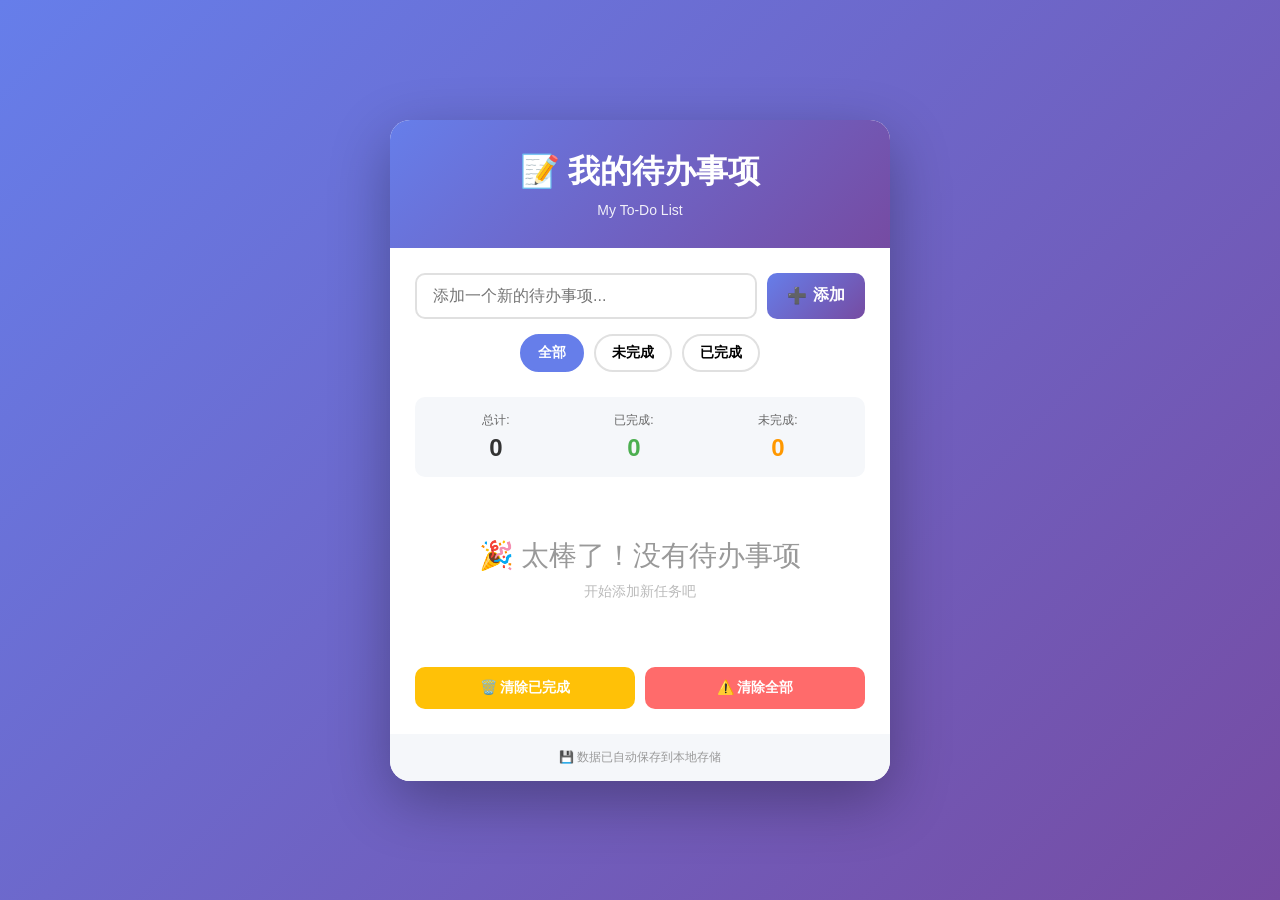
<file: todo-list/index.html>
<!DOCTYPE html>
<html lang="zh-CN">
<head>
    <meta charset="UTF-8">
    <meta name="viewport" content="width=device-width, initial-scale=1.0">
    <title>待办事项清单 - To-Do List</title>
    <link rel="stylesheet" href="style.css">
</head>
<body>
    <div class="container">
        <header>
            <h1>📝 我的待办事项</h1>
            <p class="subtitle">My To-Do List</p>
        </header>

        <main>
            <!-- Input Section -->
            <div class="input-section">
                <div class="input-group">
                    <input 
                        type="text" 
                        id="todoInput" 
                        placeholder="添加一个新的待办事项..."
                        autocomplete="off"
                    >
                    <button id="addBtn" class="add-btn">
                        <span>➕</span> 添加
                    </button>
                </div>
                <div class="filter-buttons">
                    <button class="filter-btn active" data-filter="all">全部</button>
                    <button class="filter-btn" data-filter="active">未完成</button>
                    <button class="filter-btn" data-filter="completed">已完成</button>
                </div>
            </div>

            <!-- Stats Section -->
            <div class="stats">
                <div class="stat-item">
                    <span class="stat-label">总计:</span>
                    <span class="stat-value" id="totalCount">0</span>
                </div>
                <div class="stat-item">
                    <span class="stat-label">已完成:</span>
                    <span class="stat-value completed" id="completedCount">0</span>
                </div>
                <div class="stat-item">
                    <span class="stat-label">未完成:</span>
                    <span class="stat-value active" id="activeCount">0</span>
                </div>
            </div>

            <!-- Todo List -->
            <div class="todo-container">
                <ul id="todoList" class="todo-list">
                    <!-- Todos will be added here dynamically -->
                </ul>
                <div id="emptyState" class="empty-state">
                    <p>🎉 太棒了！没有待办事项</p>
                    <p class="empty-subtitle">开始添加新任务吧</p>
                </div>
            </div>

            <!-- Action Buttons -->
            <div class="action-buttons">
                <button id="clearCompletedBtn" class="action-btn clear-btn">
                    🗑️ 清除已完成
                </button>
                <button id="clearAllBtn" class="action-btn danger-btn">
                    ⚠️ 清除全部
                </button>
            </div>
        </main>

        <footer>
            <p>💾 数据已自动保存到本地存储</p>
        </footer>
    </div>

    <script src="script.js"></script>
</body>
</html>
</file>
<file: todo-list/style.css>
* {
    margin: 0;
    padding: 0;
    box-sizing: border-box;
}

body {
    font-family: 'Segoe UI', Tahoma, Geneva, Verdana, sans-serif;
    background: linear-gradient(135deg, #667eea 0%, #764ba2 100%);
    min-height: 100vh;
    padding: 20px;
    display: flex;
    justify-content: center;
    align-items: center;
}

.container {
    width: 100%;
    max-width: 500px;
    background: white;
    border-radius: 20px;
    box-shadow: 0 20px 60px rgba(0, 0, 0, 0.3);
    overflow: hidden;
    display: flex;
    flex-direction: column;
    min-height: 600px;
}

/* Header */
header {
    background: linear-gradient(135deg, #667eea 0%, #764ba2 100%);
    color: white;
    padding: 30px 20px;
    text-align: center;
}

header h1 {
    font-size: 32px;
    margin-bottom: 8px;
    font-weight: 700;
}

.subtitle {
    font-size: 14px;
    opacity: 0.9;
}

/* Main Content */
main {
    flex: 1;
    padding: 25px;
    overflow-y: auto;
}

/* Input Section */
.input-section {
    margin-bottom: 25px;
}

.input-group {
    display: flex;
    gap: 10px;
    margin-bottom: 15px;
}

#todoInput {
    flex: 1;
    padding: 12px 16px;
    border: 2px solid #e0e0e0;
    border-radius: 10px;
    font-size: 16px;
    transition: all 0.3s ease;
    font-family: inherit;
}

#todoInput:focus {
    outline: none;
    border-color: #667eea;
    box-shadow: 0 0 0 3px rgba(102, 126, 234, 0.1);
}

.add-btn {
    padding: 12px 20px;
    background: linear-gradient(135deg, #667eea 0%, #764ba2 100%);
    color: white;
    border: none;
    border-radius: 10px;
    font-size: 16px;
    font-weight: 600;
    cursor: pointer;
    transition: all 0.3s ease;
    display: flex;
    align-items: center;
    gap: 6px;
    white-space: nowrap;
}

.add-btn:hover {
    transform: translateY(-2px);
    box-shadow: 0 8px 16px rgba(102, 126, 234, 0.3);
}

.add-btn:active {
    transform: translateY(0);
}

/* Filter Buttons */
.filter-buttons {
    display: flex;
    gap: 10px;
    justify-content: center;
}

.filter-btn {
    padding: 8px 16px;
    border: 2px solid #e0e0e0;
    background: white;
    border-radius: 20px;
    cursor: pointer;
    font-size: 14px;
    font-weight: 600;
    transition: all 0.3s ease;
}

.filter-btn:hover {
    border-color: #667eea;
    color: #667eea;
}

.filter-btn.active {
    background: #667eea;
    color: white;
    border-color: #667eea;
}

/* Stats Section */
.stats {
    display: flex;
    justify-content: space-around;
    background: #f5f7fa;
    padding: 15px;
    border-radius: 10px;
    margin-bottom: 20px;
}

.stat-item {
    text-align: center;
}

.stat-label {
    display: block;
    font-size: 12px;
    color: #666;
    margin-bottom: 5px;
}

.stat-value {
    display: block;
    font-size: 24px;
    font-weight: 700;
    color: #333;
}

.stat-value.completed {
    color: #4caf50;
}

.stat-value.active {
    color: #ff9800;
}

/* Todo Container */
.todo-container {
    margin-bottom: 20px;
    min-height: 150px;
}

.todo-list {
    list-style: none;
    margin-bottom: 10px;
}

.todo-item {
    display: flex;
    align-items: center;
    gap: 12px;
    padding: 15px;
    background: #f9f9f9;
    border-radius: 10px;
    margin-bottom: 10px;
    transition: all 0.3s ease;
    border-left: 4px solid #667eea;
    animation: slideIn 0.3s ease;
}

@keyframes slideIn {
    from {
        opacity: 0;
        transform: translateX(-20px);
    }
    to {
        opacity: 1;
        transform: translateX(0);
    }
}

.todo-item:hover {
    background: #f0f0f0;
    box-shadow: 0 4px 12px rgba(0, 0, 0, 0.1);
}

.todo-item.completed {
    opacity: 0.6;
    border-left-color: #4caf50;
}

.todo-item.completed .todo-text {
    text-decoration: line-through;
    color: #999;
}

/* Checkbox */
.checkbox {
    width: 24px;
    height: 24px;
    cursor: pointer;
    accent-color: #667eea;
}

.checkbox:hover {
    accent-color: #764ba2;
}

/* Todo Text */
.todo-text {
    flex: 1;
    font-size: 16px;
    color: #333;
    word-break: break-word;
    transition: all 0.3s ease;
}

/* Delete Button */
.delete-btn {
    width: 32px;
    height: 32px;
    border: none;
    background: #ff6b6b;
    color: white;
    border-radius: 8px;
    cursor: pointer;
    font-size: 16px;
    display: flex;
    align-items: center;
    justify-content: center;
    transition: all 0.3s ease;
}

.delete-btn:hover {
    background: #ff5252;
    transform: scale(1.1);
}

.delete-btn:active {
    transform: scale(0.95);
}

/* Empty State */
.empty-state {
    text-align: center;
    padding: 40px 20px;
    color: #999;
}

.empty-state p:first-child {
    font-size: 28px;
    margin-bottom: 8px;
}

.empty-subtitle {
    font-size: 14px;
    color: #bbb;
}

/* Action Buttons */
.action-buttons {
    display: flex;
    gap: 10px;
    margin-top: auto;
}

.action-btn {
    flex: 1;
    padding: 12px 16px;
    border: none;
    border-radius: 10px;
    cursor: pointer;
    font-size: 14px;
    font-weight: 600;
    transition: all 0.3s ease;
}

.clear-btn {
    background: #ffc107;
    color: white;
}

.clear-btn:hover {
    background: #ffb300;
    transform: translateY(-2px);
}

.danger-btn {
    background: #ff6b6b;
    color: white;
}

.danger-btn:hover {
    background: #ff5252;
    transform: translateY(-2px);
}

.action-btn:active {
    transform: translateY(0);
}

/* Footer */
footer {
    background: #f5f7fa;
    padding: 15px;
    text-align: center;
    font-size: 12px;
    color: #999;
}

/* Responsive Design */
@media (max-width: 480px) {
    .container {
        max-width: 100%;
        min-height: auto;
    }

    header h1 {
        font-size: 28px;
    }

    main {
        padding: 20px;
    }

    .input-group {
        flex-direction: column;
    }

    .add-btn {
        width: 100%;
        justify-content: center;
    }

    .filter-buttons {
        flex-wrap: wrap;
    }

    .filter-btn {
        flex: 1;
        min-width: 80px;
    }

    .stats {
        flex-direction: column;
        gap: 10px;
    }

    .stat-item {
        padding: 10px 0;
        border-bottom: 1px solid #e0e0e0;
    }

    .stat-item:last-child {
        border-bottom: none;
    }

    .action-buttons {
        flex-direction: column;
    }
}
</file>
